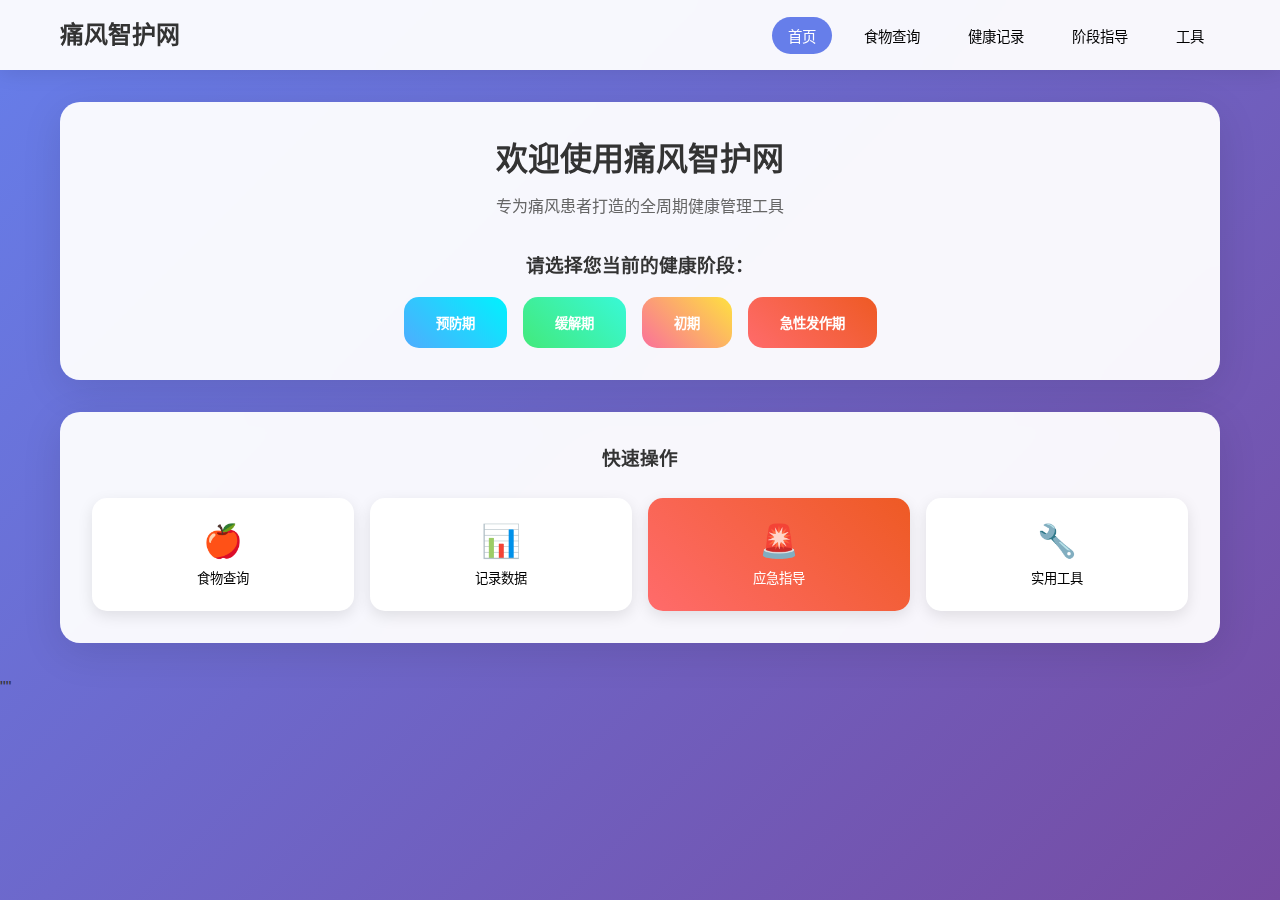
<file: index.html>
<!DOCTYPE html>
<html lang="zh-CN">
<head>
    <meta charset="UTF-8">
    <meta name="viewport" content="width=device-width, initial-scale=1.0">
    <title>痛风智护网 - GoutCare Pro</title>
    <link rel="stylesheet" href="styles/main.css">
    <link rel="stylesheet" href="styles/responsive.css">
</head>
<body>
    <div id="app">
        <!-- 顶部导航 -->
        <header class="header">
            <div class="container">
                <h1 class="logo">痛风智护网</h1>
                <nav class="nav">
                    <button class="nav-btn active" data-tab="home">首页</button>
                    <button class="nav-btn" data-tab="food">食物查询</button>
                    <button class="nav-btn" data-tab="record">健康记录</button>
                    <button class="nav-btn" data-tab="guide">阶段指导</button>
                    <button class="nav-btn" data-tab="tools">工具</button>
                </nav>
            </div>
        </header>

        <!-- 主要内容区域 -->
        <main class="main">
            <!-- 首页 -->
            <section id="home" class="tab-content active">
                <div class="container">
                    <div class="welcome-card">
                        <h2>欢迎使用痛风智护网</h2>
                        <p>专为痛风患者打造的全周期健康管理工具</p>
                        <div class="stage-selector">
                            <h3>请选择您当前的健康阶段：</h3>
                            <div class="stage-buttons">
                                <button class="stage-btn prevention" data-stage="prevention">预防期</button>
                                <button class="stage-btn remission" data-stage="remission">缓解期</button>
                                <button class="stage-btn initial" data-stage="initial">初期</button>
                                <button class="stage-btn acute" data-stage="acute">急性发作期</button>
                            </div>
                        </div>
                    </div>
                    
                    <div class="quick-actions">
                        <h3>快速操作</h3>
                        <div class="action-grid">
                            <button class="action-card" onclick="switchTab('food')">
                                <span class="icon">🍎</span>
                                <span>食物查询</span>
                            </button>
                            <button class="action-card" onclick="switchTab('record')">
                                <span class="icon">📊</span>
                                <span>记录数据</span>
                            </button>
                            <button class="action-card emergency" onclick="showEmergencyGuide()">
                                <span class="icon">🚨</span>
                                <span>应急指导</span>
                            </button>
                            <button class="action-card" onclick="switchTab('tools')">
                                <span class="icon">🔧</span>
                                <span>实用工具</span>
                            </button>
                        </div>
                    </div>
                </div>
            </section>

            <!-- 食物查询 -->
            <section id="food" class="tab-content">
                <div class="container">
                    <div class="search-section">
                        <h2>食物嘌呤查询</h2>
                        <div class="search-bar">
                            <input type="text" id="foodSearch" placeholder="搜索食物名称...">
                            <button onclick="searchFood()">搜索</button>
                        </div>
                        <div class="filter-buttons">
                            <button class="filter-btn active" data-filter="all">全部</button>
                            <button class="filter-btn low" data-filter="low">低嘌呤</button>
                            <button class="filter-btn medium" data-filter="medium">中嘌呤</button>
                            <button class="filter-btn high" data-filter="high">高嘌呤</button>
                        </div>
                    </div>
                    
                    <div id="foodResults" class="food-results">
                        <!-- 搜索结果将在这里显示 -->
                    </div>
                    
                    <div class="daily-intake">
                        <h3>今日嘌呤摄入</h3>
                        <div class="intake-display">
                            <span id="dailyPurine">0</span> mg
                            <div class="intake-bar">
                                <div id="intakeProgress" class="intake-progress"></div>
                            </div>
                            <small>建议每日摄入量 < 150mg</small>
                        </div>
                    </div>
                </div>
            </section>

            <!-- 健康记录 -->
            <section id="record" class="tab-content">
                <div class="container">
                    <h2>健康记录</h2>
                    
                    <div class="record-tabs">
                        <button class="record-tab-btn active" data-record-tab="uric">尿酸记录</button>
                        <button class="record-tab-btn" data-record-tab="attack">发作记录</button>
                        <button class="record-tab-btn" data-record-tab="diet">饮食记录</button>
                    </div>
                    
                    <!-- 尿酸记录 -->
                    <div id="uric" class="record-tab-content active">
                        <div class="record-form">
                            <h3>添加尿酸记录</h3>
                            <form id="uricForm">
                                <div class="form-group">
                                    <label>日期</label>
                                    <input type="date" id="uricDate" required>
                                </div>
                                <div class="form-group">
                                    <label>尿酸值 (μmol/L)</label>
                                    <input type="number" id="uricValue" placeholder="例如：420" required>
                                </div>
                                <button type="submit">添加记录</button>
                            </form>
                        </div>
                        
                        <div class="record-list">
                            <h3>历史记录</h3>
                            <div id="uricRecords"></div>
                        </div>
                    </div>
                    
                    <!-- 发作记录 -->
                    <div id="attack" class="record-tab-content">
                        <div class="record-form">
                            <h3>添加发作记录</h3>
                            <form id="attackForm">
                                <div class="form-group">
                                    <label>日期时间</label>
                                    <input type="datetime-local" id="attackDate" required>
                                </div>
                                <div class="form-group">
                                    <label>发作部位</label>
                                    <select id="attackLocation" required>
                                        <option value="">请选择</option>
                                        <option value="大脚趾">大脚趾</option>
                                        <option value="脚踝">脚踝</option>
                                        <option value="膝盖">膝盖</option>
                                        <option value="手指">手指</option>
                                        <option value="其他">其他</option>
                                    </select>
                                </div>
                                <div class="form-group">
                                    <label>疼痛等级 (1-10)</label>
                                    <div class="pain-scale">
                                        <input type="range" id="painLevel" min="1" max="10" value="5">
                                        <div class="pain-display">
                                            <span id="painValue">5</span>/10
                                        </div>
                                    </div>
                                </div>
                                <div class="form-group">
                                    <label>可能诱因</label>
                                    <textarea id="attackTrigger" placeholder="例如：饮酒、高嘌呤饮食、劳累等"></textarea>
                                </div>
                                <button type="submit">添加记录</button>
                            </form>
                        </div>
                        
                        <div class="record-list">
                            <h3>发作历史</h3>
                            <div id="attackRecords"></div>
                        </div>
                    </div>
                    
                    <!-- 饮食记录 -->
                    <div id="diet" class="record-tab-content">
                        <div class="record-form">
                            <h3>今日饮食</h3>
                            <div id="todayDiet"></div>
                        </div>
                    </div>
                </div>
            </section>

            <!-- 阶段指导 -->
            <section id="guide" class="tab-content">
                <div class="container">
                    <h2>阶段指导</h2>
                    <div id="stageGuide" class="stage-guide">
                        <!-- 根据用户选择的阶段显示相应指导 -->
                    </div>
                </div>
            </section>

            <!-- 工具 -->
            <section id="tools" class="tab-content">
                <div class="container">
                    <h2>实用工具</h2>
                    
                    <div class="tools-grid">
                        <!-- 尿酸单位换算 -->
                        <div class="tool-card">
                            <h3>尿酸单位换算</h3>
                            <div class="converter">
                                <div class="form-group">
                                    <label>μmol/L</label>
                                    <input type="number" id="umolInput" placeholder="输入数值">
                                </div>
                                <div class="convert-arrow">⇅</div>
                                <div class="form-group">
                                    <label>mg/dl</label>
                                    <input type="number" id="mgInput" placeholder="输入数值">
                                </div>
                            </div>
                        </div>
                        
                        <!-- 疼痛等级评估 -->
                        <div class="tool-card">
                            <h3>疼痛等级评估</h3>
                            <div class="pain-assessment">
                                <div class="pain-scale-visual">
                                    <div class="pain-levels">
                                        <div class="pain-level" data-level="1">1</div>
                                        <div class="pain-level" data-level="2">2</div>
                                        <div class="pain-level" data-level="3">3</div>
                                        <div class="pain-level" data-level="4">4</div>
                                        <div class="pain-level" data-level="5">5</div>
                                        <div class="pain-level" data-level="6">6</div>
                                        <div class="pain-level" data-level="7">7</div>
                                        <div class="pain-level" data-level="8">8</div>
                                        <div class="pain-level" data-level="9">9</div>
                                        <div class="pain-level" data-level="10">10</div>
                                    </div>
                                </div>
                                <div id="painDescription" class="pain-description">
                                    点击上方数字评估疼痛等级
                                </div>
                            </div>
                        </div>
                    </div>
                </div>
            </section>
        </main>

        <!-- 应急指导弹窗 -->
        <div id="emergencyModal" class="modal">
            <div class="modal-content">
                <span class="close">&times;</span>
                <h2>🚨 急性发作应急指导</h2>
                <div class="emergency-steps">
                    <div class="step">
                        <h3>1. 立即休息</h3>
                        <p>停止活动，抬高患肢，避免负重</p>
                    </div>
                    <div class="step">
                        <h3>2. 冷敷处理</h3>
                        <p>用冰袋或冷毛巾敷患处15-20分钟</p>
                    </div>
                    <div class="step">
                        <h3>3. 药物治疗</h3>
                        <p>按医嘱服用止痛药物（如秋水仙碱）</p>
                    </div>
                    <div class="step">
                        <h3>4. 大量饮水</h3>
                        <p>每日饮水量增加至2000-3000ml</p>
                    </div>
                    <div class="step">
                        <h3>5. 及时就医</h3>
                        <p>症状严重或持续不缓解时立即就医</p>
                    </div>
                </div>
            </div>
        </div>
    </div>

    <script src="js/data.js"></script>
    <script src="js/storage.js"></script>
    <script src="js/app.js"></script>
</body>
</html>""
</file>
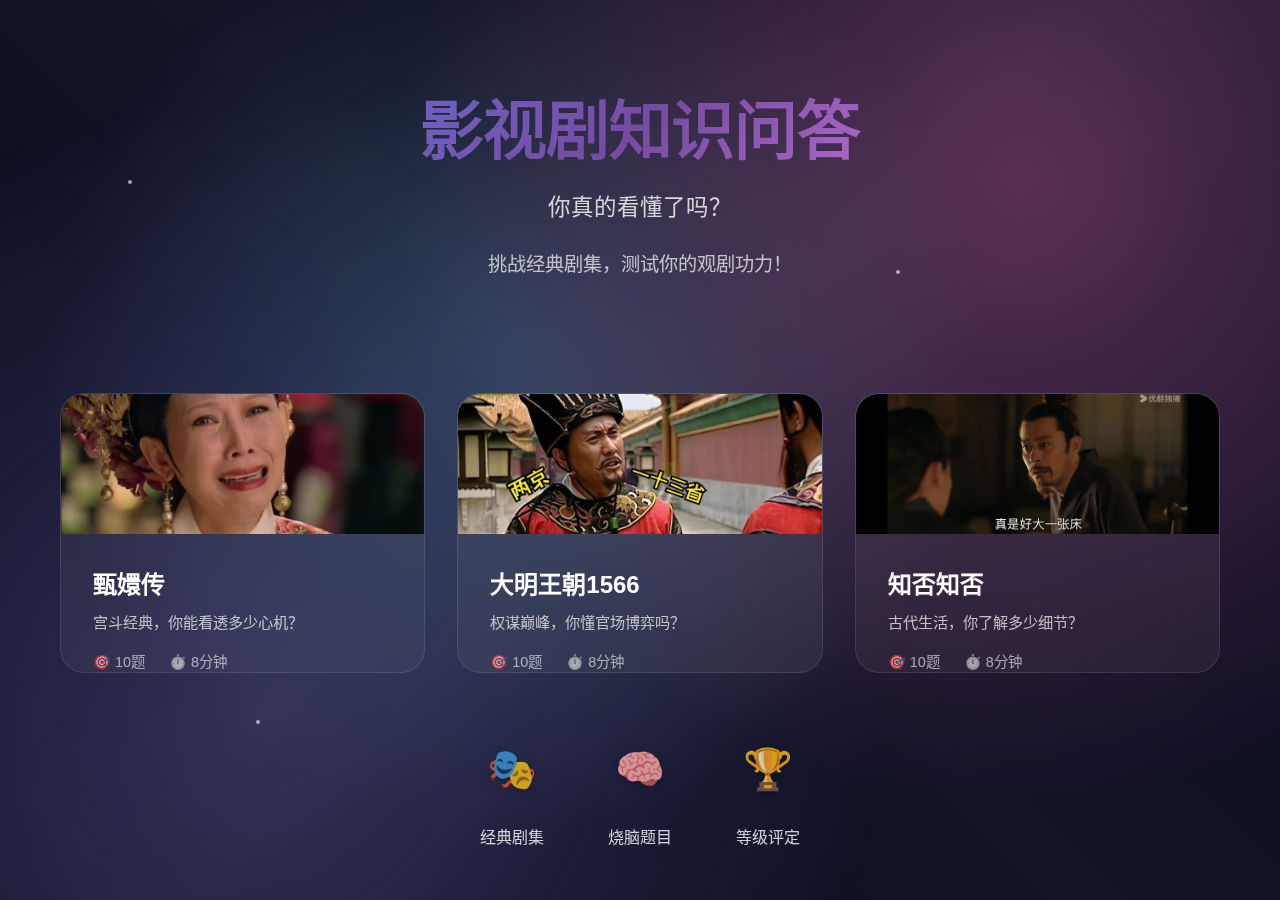
<file: quiz.html>
<!DOCTYPE html>
<html lang="zh-CN">
<head>
    <meta charset="UTF-8">
    <meta name="viewport" content="width=device-width, initial-scale=1.0">
    <title>影视剧知识问答 - 你真的看懂了吗？</title>
    <link rel="stylesheet" href="quiz-styles/main.css">
    <link rel="stylesheet" href="quiz-styles/animations.css">
</head>
<body>
    <div id="app">
        <!-- 背景动画 -->
        <div class="background-animation">
            <div class="floating-element"></div>
            <div class="floating-element"></div>
            <div class="floating-element"></div>
            <div class="floating-element"></div>
            <div class="floating-element"></div>
        </div>

        <!-- 主页面 -->
        <div id="homePage" class="page active">
            <div class="container">
                <header class="main-header">
                    <h1 class="title">
                        <span class="title-main">影视剧知识问答</span>
                        <span class="title-sub">你真的看懂了吗？</span>
                    </h1>
                    <p class="subtitle">挑战经典剧集，测试你的观剧功力！</p>
                </header>

                <div class="topics-grid">
                    <div class="topic-card" data-topic="zhenhuanzhuan">
                        <div class="topic-image">
                        </div>
                        <div class="topic-info">
                            <h3>甄嬛传</h3>
                            <p>宫斗经典，你能看透多少心机？</p>
                            <div class="topic-stats">
                                <span>🎯 10题</span>
                                <span>⏱️ 8分钟</span>
                            </div>
                        </div>
                        <div class="topic-overlay">
                            <button class="start-btn">开始挑战</button>
                        </div>
                    </div>

                    <div class="topic-card" data-topic="daming1566">
                        <div class="topic-image">
                        </div>
                        <div class="topic-info">
                            <h3>大明王朝1566</h3>
                            <p>权谋巅峰，你懂官场博弈吗？</p>
                            <div class="topic-stats">
                                <span>🎯 10题</span>
                                <span>⏱️ 8分钟</span>
                            </div>
                        </div>
                        <div class="topic-overlay">
                            <button class="start-btn">开始挑战</button>
                        </div>
                    </div>

                    <div class="topic-card" data-topic="zhifou">
                        <div class="topic-image">
                        </div>
                        <div class="topic-info">
                            <h3>知否知否</h3>
                            <p>古代生活，你了解多少细节？</p>
                            <div class="topic-stats">
                                <span>🎯 10题</span>
                                <span>⏱️ 8分钟</span>
                            </div>
                        </div>
                        <div class="topic-overlay">
                            <button class="start-btn">开始挑战</button>
                        </div>
                    </div>
                </div>

                <div class="features">
                    <div class="feature-item">
                        <span class="feature-icon">🎭</span>
                        <span>经典剧集</span>
                    </div>
                    <div class="feature-item">
                        <span class="feature-icon">🧠</span>
                        <span>烧脑题目</span>
                    </div>
                    <div class="feature-item">
                        <span class="feature-icon">🏆</span>
                        <span>等级评定</span>
                    </div>
                </div>
            </div>
        </div>

        <!-- 问答页面 -->
        <div id="quizPage" class="page">
            <div class="container">
                <div class="quiz-header">
                    <button id="backBtn" class="back-btn">← 返回</button>
                    <div class="quiz-info">
                        <h2 id="topicTitle"></h2>
                        <div class="progress-container">
                            <div class="progress-bar">
                                <div id="progressFill" class="progress-fill"></div>
                            </div>
                            <span id="progressText" class="progress-text">1/8</span>
                        </div>
                    </div>
                    <div class="score-display">
                        <span>得分: <span id="currentScore">0</span></span>
                    </div>
                </div>

                <div class="quiz-content">
                    <div class="question-card">
                        <div class="question-number">
                            第 <span id="questionNumber">1</span> 题
                        </div>
                        <div class="question-text" id="questionText">
                            <!-- 题目内容 -->
                        </div>
                        <div class="options-container" id="optionsContainer">
                            <!-- 选项内容 -->
                        </div>
                    </div>
                </div>

                <div class="quiz-actions">
                    <button id="submitAnswer" class="submit-btn" disabled>提交答案</button>
                </div>
            </div>
        </div>

        <!-- 结果页面 -->
        <div id="resultPage" class="page">
            <div class="container">
                <div class="result-content">
                    <div class="result-animation">
                        <div id="resultIcon" class="result-icon">🎉</div>
                    </div>
                    
                    <div class="result-info">
                        <h2 id="resultTitle">挑战完成！</h2>
                        <div class="score-summary">
                            <div class="final-score">
                                <span class="score-label">最终得分</span>
                                <span id="finalScore" class="score-value">0</span>
                                <span class="score-total">/ <span id="totalScore">0</span></span>
                            </div>
                            <div id="resultRating" class="result-rating">
                                <!-- 评级内容 -->
                            </div>
                        </div>
                        
                        <div id="resultDescription" class="result-description">
                            <!-- 评价描述 -->
                        </div>
                        
                        <div class="result-actions">
                            <button id="retryBtn" class="retry-btn">再来一次</button>
                            <button id="homeBtn" class="home-btn">返回首页</button>
                        </div>
                    </div>
                </div>
            </div>
        </div>

        <!-- 答案反馈弹窗 -->
        <div id="feedbackModal" class="modal">
            <div class="modal-content">
                <div id="feedbackIcon" class="feedback-icon">✓</div>
                <div id="feedbackText" class="feedback-text">回答正确！</div>
                <div id="feedbackExplanation" class="feedback-explanation">
                    <!-- 解释内容 -->
                </div>
            </div>
        </div>
    </div>

    <script src="quiz-js/data.js"></script>
    <script src="quiz-js/app.js"></script>
</body>
</html>
</file>
<file: styles/main.css>
/* 基础样式重置 */
* {
    margin: 0;
    padding: 0;
    box-sizing: border-box;
}

body {
    font-family: -apple-system, BlinkMacSystemFont, 'Segoe UI', Roboto, sans-serif;
    line-height: 1.6;
    color: #333;
    background: linear-gradient(135deg, #667eea 0%, #764ba2 100%);
    min-height: 100vh;
    transition: background 0.3s ease;
}

/* 阶段主题色彩 */
body.prevention { background: linear-gradient(135deg, #4facfe 0%, #00f2fe 100%); }
body.remission { background: linear-gradient(135deg, #43e97b 0%, #38f9d7 100%); }
body.initial { background: linear-gradient(135deg, #fa709a 0%, #fee140 100%); }
body.acute { background: linear-gradient(135deg, #ff6b6b 0%, #ee5a24 100%); }

.container {
    max-width: 1200px;
    margin: 0 auto;
    padding: 0 20px;
}

/* 头部导航 */
.header {
    background: rgba(255, 255, 255, 0.95);
    backdrop-filter: blur(10px);
    box-shadow: 0 2px 20px rgba(0, 0, 0, 0.1);
    position: sticky;
    top: 0;
    z-index: 100;
}

.header .container {
    display: flex;
    justify-content: space-between;
    align-items: center;
    padding: 1rem 20px;
}

.logo {
    font-size: 1.5rem;
    font-weight: bold;
    color: #333;
}

.nav {
    display: flex;
    gap: 1rem;
}

.nav-btn {
    background: none;
    border: none;
    padding: 0.5rem 1rem;
    border-radius: 25px;
    cursor: pointer;
    transition: all 0.3s ease;
    font-size: 0.9rem;
}

.nav-btn:hover {
    background: rgba(102, 126, 234, 0.1);
}

.nav-btn.active {
    background: #667eea;
    color: white;
}

/* 主要内容区域 */
.main {
    padding: 2rem 0;
}

.tab-content {
    display: none;
}

.tab-content.active {
    display: block;
}

/* 欢迎卡片 */
.welcome-card {
    background: rgba(255, 255, 255, 0.95);
    backdrop-filter: blur(10px);
    border-radius: 20px;
    padding: 2rem;
    margin-bottom: 2rem;
    text-align: center;
    box-shadow: 0 10px 40px rgba(0, 0, 0, 0.1);
}

.welcome-card h2 {
    font-size: 2rem;
    margin-bottom: 0.5rem;
    color: #333;
}

.welcome-card p {
    color: #666;
    margin-bottom: 2rem;
}

/* 阶段选择器 */
.stage-selector h3 {
    margin-bottom: 1rem;
    color: #333;
}

.stage-buttons {
    display: flex;
    gap: 1rem;
    justify-content: center;
    flex-wrap: wrap;
}

.stage-btn {
    padding: 1rem 2rem;
    border: none;
    border-radius: 15px;
    cursor: pointer;
    font-weight: bold;
    transition: all 0.3s ease;
    color: white;
}

.stage-btn.prevention { background: linear-gradient(45deg, #4facfe, #00f2fe); }
.stage-btn.remission { background: linear-gradient(45deg, #43e97b, #38f9d7); }
.stage-btn.initial { background: linear-gradient(45deg, #fa709a, #fee140); }
.stage-btn.acute { background: linear-gradient(45deg, #ff6b6b, #ee5a24); }

.stage-btn:hover {
    transform: translateY(-2px);
    box-shadow: 0 5px 15px rgba(0, 0, 0, 0.2);
}

.stage-btn.selected {
    transform: scale(1.05);
    box-shadow: 0 8px 25px rgba(0, 0, 0, 0.3);
}

/* 快速操作 */
.quick-actions {
    background: rgba(255, 255, 255, 0.95);
    backdrop-filter: blur(10px);
    border-radius: 20px;
    padding: 2rem;
    box-shadow: 0 10px 40px rgba(0, 0, 0, 0.1);
}

.quick-actions h3 {
    text-align: center;
    margin-bottom: 1.5rem;
    color: #333;
}

.action-grid {
    display: grid;
    grid-template-columns: repeat(auto-fit, minmax(200px, 1fr));
    gap: 1rem;
}

.action-card {
    background: white;
    border: none;
    border-radius: 15px;
    padding: 1.5rem;
    cursor: pointer;
    transition: all 0.3s ease;
    text-align: center;
    box-shadow: 0 5px 15px rgba(0, 0, 0, 0.1);
}

.action-card:hover {
    transform: translateY(-5px);
    box-shadow: 0 10px 30px rgba(0, 0, 0, 0.2);
}

.action-card.emergency {
    background: linear-gradient(45deg, #ff6b6b, #ee5a24);
    color: white;
}

.action-card .icon {
    font-size: 2rem;
    display: block;
    margin-bottom: 0.5rem;
}

/* 搜索区域 */
.search-section {
    background: rgba(255, 255, 255, 0.95);
    backdrop-filter: blur(10px);
    border-radius: 20px;
    padding: 2rem;
    margin-bottom: 2rem;
    box-shadow: 0 10px 40px rgba(0, 0, 0, 0.1);
}

.search-bar {
    display: flex;
    gap: 1rem;
    margin-bottom: 1rem;
}

.search-bar input {
    flex: 1;
    padding: 1rem;
    border: 2px solid #e0e0e0;
    border-radius: 10px;
    font-size: 1rem;
}

.search-bar button {
    padding: 1rem 2rem;
    background: #667eea;
    color: white;
    border: none;
    border-radius: 10px;
    cursor: pointer;
    transition: background 0.3s ease;
}

.search-bar button:hover {
    background: #5a67d8;
}

/* 过滤按钮 */
.filter-buttons {
    display: flex;
    gap: 0.5rem;
    flex-wrap: wrap;
}

.filter-btn {
    padding: 0.5rem 1rem;
    border: 2px solid #e0e0e0;
    background: white;
    border-radius: 20px;
    cursor: pointer;
    transition: all 0.3s ease;
}

.filter-btn.active {
    background: #667eea;
    color: white;
    border-color: #667eea;
}

.filter-btn.low { border-color: #43e97b; }
.filter-btn.low.active { background: #43e97b; }

.filter-btn.medium { border-color: #fee140; }
.filter-btn.medium.active { background: #fee140; color: #333; }

.filter-btn.high { border-color: #ff6b6b; }
.filter-btn.high.active { background: #ff6b6b; }

/* 食物结果 */
.food-results {
    background: rgba(255, 255, 255, 0.95);
    backdrop-filter: blur(10px);
    border-radius: 20px;
    padding: 2rem;
    margin-bottom: 2rem;
    box-shadow: 0 10px 40px rgba(0, 0, 0, 0.1);
}

.food-item {
    display: flex;
    justify-content: space-between;
    align-items: center;
    padding: 1rem;
    border-bottom: 1px solid #f0f0f0;
    transition: background 0.3s ease;
}

.food-item:hover {
    background: rgba(102, 126, 234, 0.05);
}

.food-item:last-child {
    border-bottom: none;
}

.food-info h4 {
    margin-bottom: 0.25rem;
}

.food-info .purine-level {
    font-size: 0.9rem;
    padding: 0.25rem 0.5rem;
    border-radius: 10px;
    color: white;
}

.purine-level.low { background: #43e97b; }
.purine-level.medium { background: #fee140; color: #333; }
.purine-level.high { background: #ff6b6b; }

.food-actions button {
    background: #667eea;
    color: white;
    border: none;
    padding: 0.5rem 1rem;
    border-radius: 8px;
    cursor: pointer;
    transition: background 0.3s ease;
}

.food-actions button:hover {
    background: #5a67d8;
}

/* 每日摄入量 */
.daily-intake {
    background: rgba(255, 255, 255, 0.95);
    backdrop-filter: blur(10px);
    border-radius: 20px;
    padding: 2rem;
    box-shadow: 0 10px 40px rgba(0, 0, 0, 0.1);
}

.intake-display {
    text-align: center;
}

.intake-display span {
    font-size: 2rem;
    font-weight: bold;
    color: #667eea;
}

.intake-bar {
    width: 100%;
    height: 10px;
    background: #e0e0e0;
    border-radius: 5px;
    margin: 1rem 0;
    overflow: hidden;
}

.intake-progress {
    height: 100%;
    background: linear-gradient(90deg, #43e97b, #fee140, #ff6b6b);
    width: 0%;
    transition: width 0.3s ease;
}

/* 记录表单 */
.record-tabs {
    display: flex;
    gap: 1rem;
    margin-bottom: 2rem;
}

.record-tab-btn {
    padding: 0.75rem 1.5rem;
    background: rgba(255, 255, 255, 0.7);
    border: none;
    border-radius: 10px;
    cursor: pointer;
    transition: all 0.3s ease;
}

.record-tab-btn.active {
    background: #667eea;
    color: white;
}

.record-tab-content {
    display: none;
}

.record-tab-content.active {
    display: block;
}

.record-form {
    background: rgba(255, 255, 255, 0.95);
    backdrop-filter: blur(10px);
    border-radius: 20px;
    padding: 2rem;
    margin-bottom: 2rem;
    box-shadow: 0 10px 40px rgba(0, 0, 0, 0.1);
}

.form-group {
    margin-bottom: 1.5rem;
}

.form-group label {
    display: block;
    margin-bottom: 0.5rem;
    font-weight: bold;
    color: #333;
}

.form-group input,
.form-group select,
.form-group textarea {
    width: 100%;
    padding: 1rem;
    border: 2px solid #e0e0e0;
    border-radius: 10px;
    font-size: 1rem;
}

.form-group textarea {
    resize: vertical;
    min-height: 100px;
}

/* 疼痛等级滑块 */
.pain-scale {
    display: flex;
    align-items: center;
    gap: 1rem;
}

.pain-scale input[type="range"] {
    flex: 1;
    height: 8px;
    background: linear-gradient(90deg, #43e97b, #fee140, #ff6b6b);
    border-radius: 5px;
    outline: none;
}

.pain-display {
    font-size: 1.2rem;
    font-weight: bold;
    color: #667eea;
}

/* 记录列表 */
.record-list {
    background: rgba(255, 255, 255, 0.95);
    backdrop-filter: blur(10px);
    border-radius: 20px;
    padding: 2rem;
    box-shadow: 0 10px 40px rgba(0, 0, 0, 0.1);
}

.record-item {
    padding: 1rem;
    border-bottom: 1px solid #f0f0f0;
    display: flex;
    justify-content: space-between;
    align-items: center;
}

.record-item:last-child {
    border-bottom: none;
}

.record-info h4 {
    margin-bottom: 0.25rem;
    color: #333;
}

.record-info p {
    color: #666;
    font-size: 0.9rem;
}

/* 工具网格 */
.tools-grid {
    display: grid;
    grid-template-columns: repeat(auto-fit, minmax(300px, 1fr));
    gap: 2rem;
}

.tool-card {
    background: rgba(255, 255, 255, 0.95);
    backdrop-filter: blur(10px);
    border-radius: 20px;
    padding: 2rem;
    box-shadow: 0 10px 40px rgba(0, 0, 0, 0.1);
}

.tool-card h3 {
    text-align: center;
    margin-bottom: 1.5rem;
    color: #333;
}

/* 单位换算器 */
.converter {
    display: flex;
    flex-direction: column;
    gap: 1rem;
    align-items: center;
}

.convert-arrow {
    font-size: 1.5rem;
    color: #667eea;
}

/* 疼痛等级评估 */
.pain-levels {
    display: flex;
    gap: 0.5rem;
    margin-bottom: 1rem;
    justify-content: center;
}

.pain-level {
    width: 40px;
    height: 40px;
    border-radius: 50%;
    display: flex;
    align-items: center;
    justify-content: center;
    cursor: pointer;
    transition: all 0.3s ease;
    font-weight: bold;
    color: white;
}

.pain-level:nth-child(1) { background: #43e97b; }
.pain-level:nth-child(2) { background: #5ce97b; }
.pain-level:nth-child(3) { background: #75e97b; }
.pain-level:nth-child(4) { background: #8ee97b; }
.pain-level:nth-child(5) { background: #fee140; color: #333; }
.pain-level:nth-child(6) { background: #fec940; color: #333; }
.pain-level:nth-child(7) { background: #feb140; }
.pain-level:nth-child(8) { background: #fe9940; }
.pain-level:nth-child(9) { background: #fe8140; }
.pain-level:nth-child(10) { background: #ff6b6b; }

.pain-level:hover {
    transform: scale(1.1);
}

.pain-level.selected {
    transform: scale(1.2);
    box-shadow: 0 5px 15px rgba(0, 0, 0, 0.3);
}

.pain-description {
    text-align: center;
    padding: 1rem;
    background: rgba(102, 126, 234, 0.1);
    border-radius: 10px;
    color: #333;
}

/* 模态框 */
.modal {
    display: none;
    position: fixed;
    z-index: 1000;
    left: 0;
    top: 0;
    width: 100%;
    height: 100%;
    background-color: rgba(0, 0, 0, 0.5);
    backdrop-filter: blur(5px);
}

.modal-content {
    background: white;
    margin: 5% auto;
    padding: 2rem;
    border-radius: 20px;
    width: 90%;
    max-width: 600px;
    max-height: 80vh;
    overflow-y: auto;
    position: relative;
    box-shadow: 0 20px 60px rgba(0, 0, 0, 0.3);
}

.close {
    position: absolute;
    right: 1rem;
    top: 1rem;
    font-size: 2rem;
    cursor: pointer;
    color: #999;
}

.close:hover {
    color: #333;
}

.emergency-steps {
    margin-top: 1rem;
}

.step {
    margin-bottom: 1.5rem;
    padding: 1rem;
    background: rgba(102, 126, 234, 0.05);
    border-radius: 10px;
    border-left: 4px solid #667eea;
}

.step h3 {
    color: #667eea;
    margin-bottom: 0.5rem;
}

/* 按钮样式 */
button {
    font-family: inherit;
}

button[type="submit"] {
    background: #667eea;
    color: white;
    border: none;
    padding: 1rem 2rem;
    border-radius: 10px;
    cursor: pointer;
    font-size: 1rem;
    transition: background 0.3s ease;
    width: 100%;
}

button[type="submit"]:hover {
    background: #5a67d8;
}

/* 阶段指导 */
.stage-guide {
    background: rgba(255, 255, 255, 0.95);
    backdrop-filter: blur(10px);
    border-radius: 20px;
    padding: 2rem;
    box-shadow: 0 10px 40px rgba(0, 0, 0, 0.1);
}

.guide-section {
    margin-bottom: 2rem;
}

.guide-section h3 {
    color: #667eea;
    margin-bottom: 1rem;
    border-bottom: 2px solid #667eea;
    padding-bottom: 0.5rem;
}

.guide-list {
    list-style: none;
}

.guide-list li {
    padding: 0.5rem 0;
    padding-left: 1.5rem;
    position: relative;
}

.guide-list li:before {
    content: "✓";
    position: absolute;
    left: 0;
    color: #43e97b;
    font-weight: bold;
}
</file>
<file: styles/responsive.css>
/* 响应式设计 */

/* 平板设备 */
@media (max-width: 768px) {
    .header .container {
        flex-direction: column;
        gap: 1rem;
    }
    
    .nav {
        flex-wrap: wrap;
        justify-content: center;
    }
    
    .nav-btn {
        font-size: 0.8rem;
        padding: 0.4rem 0.8rem;
    }
    
    .stage-buttons {
        flex-direction: column;
        align-items: center;
    }
    
    .stage-btn {
        width: 100%;
        max-width: 300px;
    }
    
    .action-grid {
        grid-template-columns: repeat(2, 1fr);
        gap: 0.5rem;
    }
    
    .action-card {
        padding: 1rem;
    }
    
    .action-card .icon {
        font-size: 1.5rem;
    }
    
    .search-bar {
        flex-direction: column;
    }
    
    .search-bar button {
        padding: 0.8rem;
    }
    
    .tools-grid {
        grid-template-columns: 1fr;
    }
    
    .pain-levels {
        flex-wrap: wrap;
        gap: 0.3rem;
    }
    
    .pain-level {
        width: 35px;
        height: 35px;
        font-size: 0.9rem;
    }
}

/* 手机设备 */
@media (max-width: 480px) {
    .container {
        padding: 0 15px;
    }
    
    .main {
        padding: 1rem 0;
    }
    
    .welcome-card,
    .quick-actions,
    .search-section,
    .food-results,
    .daily-intake,
    .record-form,
    .record-list,
    .tool-card,
    .stage-guide {
        padding: 1.5rem;
        margin-bottom: 1rem;
    }
    
    .welcome-card h2 {
        font-size: 1.5rem;
    }
    
    .logo {
        font-size: 1.2rem;
    }
    
    .nav {
        gap: 0.5rem;
    }
    
    .nav-btn {
        font-size: 0.7rem;
        padding: 0.3rem 0.6rem;
    }
    
    .action-grid {
        grid-template-columns: 1fr;
    }
    
    .action-card {
        padding: 1.5rem;
    }
    
    .filter-buttons {
        justify-content: center;
    }
    
    .filter-btn {
        font-size: 0.8rem;
        padding: 0.4rem 0.8rem;
    }
    
    .food-item {
        flex-direction: column;
        align-items: flex-start;
        gap: 0.5rem;
    }
    
    .food-actions {
        width: 100%;
    }
    
    .food-actions button {
        width: 100%;
    }
    
    .record-tabs {
        flex-wrap: wrap;
        gap: 0.5rem;
    }
    
    .record-tab-btn {
        font-size: 0.8rem;
        padding: 0.5rem 1rem;
    }
    
    .record-item {
        flex-direction: column;
        align-items: flex-start;
        gap: 0.5rem;
    }
    
    .pain-scale {
        flex-direction: column;
        gap: 0.5rem;
    }
    
    .converter {
        gap: 0.5rem;
    }
    
    .pain-levels {
        justify-content: space-between;
    }
    
    .pain-level {
        width: 30px;
        height: 30px;
        font-size: 0.8rem;
    }
    
    .modal-content {
        margin: 10% auto;
        padding: 1.5rem;
        width: 95%;
    }
    
    .step {
        padding: 0.8rem;
    }
    
    .intake-display span {
        font-size: 1.5rem;
    }
}

/* 超小屏幕 */
@media (max-width: 320px) {
    .container {
        padding: 0 10px;
    }
    
    .welcome-card,
    .quick-actions,
    .search-section,
    .food-results,
    .daily-intake,
    .record-form,
    .record-list,
    .tool-card,
    .stage-guide {
        padding: 1rem;
    }
    
    .welcome-card h2 {
        font-size: 1.3rem;
    }
    
    .logo {
        font-size: 1rem;
    }
    
    .nav-btn {
        font-size: 0.6rem;
        padding: 0.2rem 0.4rem;
    }
    
    .action-card .icon {
        font-size: 1.2rem;
    }
    
    .pain-level {
        width: 25px;
        height: 25px;
        font-size: 0.7rem;
    }
}

/* 大屏幕优化 */
@media (min-width: 1200px) {
    .action-grid {
        grid-template-columns: repeat(4, 1fr);
    }
    
    .tools-grid {
        grid-template-columns: repeat(2, 1fr);
    }
    
    .food-results {
        max-height: 500px;
        overflow-y: auto;
    }
}

/* 触摸设备优化 */
@media (hover: none) and (pointer: coarse) {
    .action-card,
    .stage-btn,
    .nav-btn,
    .filter-btn,
    .pain-level {
        min-height: 44px;
        min-width: 44px;
    }
    
    .food-actions button {
        min-height: 44px;
        padding: 0.8rem 1.2rem;
    }
    
    .record-tab-btn {
        min-height: 44px;
    }
}

/* 横屏模式 */
@media (orientation: landscape) and (max-height: 500px) {
    .header .container {
        padding: 0.5rem 20px;
    }
    
    .main {
        padding: 1rem 0;
    }
    
    .welcome-card {
        padding: 1.5rem;
    }
    
    .modal-content {
        margin: 2% auto;
        max-height: 90vh;
    }
}

/* 打印样式 */
@media print {
    body {
        background: white !important;
    }
    
    .header,
    .nav,
    .action-grid,
    .search-bar,
    .filter-buttons,
    .food-actions,
    button {
        display: none !important;
    }
    
    .welcome-card,
    .food-results,
    .record-list,
    .stage-guide {
        background: white !important;
        box-shadow: none !important;
        border: 1px solid #ccc;
    }
    
    .tab-content {
        display: block !important;
    }
}

/* 高对比度模式 */
@media (prefers-contrast: high) {
    .welcome-card,
    .quick-actions,
    .search-section,
    .food-results,
    .daily-intake,
    .record-form,
    .record-list,
    .tool-card,
    .stage-guide {
        background: white !important;
        border: 2px solid #000;
    }
    
    .nav-btn.active {
        background: #000 !important;
        color: white !important;
    }
    
    .stage-btn,
    .action-card {
        border: 2px solid #000;
    }
}

/* 减少动画模式 */
@media (prefers-reduced-motion: reduce) {
    * {
        animation-duration: 0.01ms !important;
        animation-iteration-count: 1 !important;
        transition-duration: 0.01ms !important;
    }
}
</file>
<file: quiz-styles/main.css>
/* 基础样式重置 */
* {
    margin: 0;
    padding: 0;
    box-sizing: border-box;
}

body {
    font-family: -apple-system, BlinkMacSystemFont, 'Segoe UI', Roboto, 'Helvetica Neue', Arial, sans-serif;
    line-height: 1.6;
    color: #2c3e50;
    background: #0f0f23;
    min-height: 100vh;
    overflow-x: hidden;
    position: relative;
}

/* 动态背景 */
body::before {
    content: '';
    position: fixed;
    top: 0;
    left: 0;
    width: 100%;
    height: 100%;
    background: 
        radial-gradient(circle at 20% 80%, rgba(120, 119, 198, 0.3) 0%, transparent 50%),
        radial-gradient(circle at 80% 20%, rgba(255, 119, 198, 0.3) 0%, transparent 50%),
        radial-gradient(circle at 40% 40%, rgba(120, 219, 255, 0.2) 0%, transparent 50%);
    z-index: -2;
}

body::after {
    content: '';
    position: fixed;
    top: 0;
    left: 0;
    width: 100%;
    height: 100%;
    background: 
        linear-gradient(45deg, transparent 30%, rgba(255, 255, 255, 0.02) 50%, transparent 70%),
        linear-gradient(-45deg, transparent 30%, rgba(255, 255, 255, 0.02) 50%, transparent 70%);
    z-index: -1;
    animation: shimmer 8s ease-in-out infinite;
}

@keyframes shimmer {
    0%, 100% { opacity: 0.5; }
    50% { opacity: 1; }
}

.container {
    max-width: 1200px;
    margin: 0 auto;
    padding: 0 20px;
}

/* 背景动画 */
.background-animation {
    position: fixed;
    top: 0;
    left: 0;
    width: 100%;
    height: 100%;
    pointer-events: none;
    z-index: -1;
}

.floating-element {
    position: absolute;
    width: 4px;
    height: 4px;
    background: rgba(255, 255, 255, 0.6);
    border-radius: 50%;
    animation: float 15s linear infinite;
}

.floating-element:nth-child(1) {
    top: 20%;
    left: 10%;
    animation-delay: 0s;
    animation-duration: 12s;
}

.floating-element:nth-child(2) {
    top: 60%;
    left: 80%;
    animation-delay: 3s;
    animation-duration: 18s;
}

.floating-element:nth-child(3) {
    top: 80%;
    left: 20%;
    animation-delay: 6s;
    animation-duration: 15s;
}

.floating-element:nth-child(4) {
    top: 30%;
    left: 70%;
    animation-delay: 9s;
    animation-duration: 20s;
}

.floating-element:nth-child(5) {
    top: 70%;
    left: 50%;
    animation-delay: 12s;
    animation-duration: 14s;
}

/* 页面切换 */
.page {
    display: none;
    min-height: 100vh;
    padding: 2rem 0;
}

.page.active {
    display: block;
    animation: fadeInUp 0.6s ease-out;
}

/* 主页样式 */
.main-header {
    text-align: center;
    margin-bottom: 4rem;
    padding: 3rem 0;
}

.title {
    margin-bottom: 1.5rem;
}

.title-main {
    display: block;
    font-size: clamp(2.5rem, 5vw, 4rem);
    font-weight: 800;
    background: linear-gradient(135deg, #667eea 0%, #764ba2 50%, #f093fb 100%);
    -webkit-background-clip: text;
    -webkit-text-fill-color: transparent;
    background-clip: text;
    margin-bottom: 0.5rem;
    letter-spacing: -0.02em;
}

.title-sub {
    display: block;
    font-size: clamp(1rem, 2.5vw, 1.4rem);
    font-weight: 300;
    color: rgba(255, 255, 255, 0.8);
    letter-spacing: 0.05em;
}

.subtitle {
    font-size: clamp(1rem, 2vw, 1.2rem);
    color: rgba(255, 255, 255, 0.7);
    max-width: 600px;
    margin: 0 auto;
    font-weight: 300;
}

/* 选题卡片 */
.topics-grid {
    display: grid;
    grid-template-columns: repeat(auto-fit, minmax(350px, 1fr));
    gap: 2rem;
    margin-bottom: 4rem;
}

.topic-card {
    background: rgba(255, 255, 255, 0.05);
    backdrop-filter: blur(20px);
    border: 1px solid rgba(255, 255, 255, 0.1);
    border-radius: 24px;
    overflow: hidden;
    transition: all 0.4s cubic-bezier(0.175, 0.885, 0.32, 1.275);
    cursor: pointer;
    position: relative;
    height: 280px;
}

.topic-card::before {
    content: '';
    position: absolute;
    top: 0;
    left: 0;
    right: 0;
    bottom: 0;
    background: linear-gradient(135deg, rgba(255, 255, 255, 0.1) 0%, rgba(255, 255, 255, 0.05) 100%);
    opacity: 0;
    transition: opacity 0.3s ease;
}

.topic-card:hover::before {
    opacity: 1;
}

.topic-card:hover {
    transform: translateY(-8px) scale(1.02);
    border-color: rgba(255, 255, 255, 0.2);
    box-shadow: 
        0 20px 40px rgba(0, 0, 0, 0.3),
        0 0 0 1px rgba(255, 255, 255, 0.1);
}

.topic-image {
    height: 140px;
    display: flex;
    align-items: center;
    justify-content: center;
    position: relative;
    overflow: hidden;
    background-size: cover;
    background-position: center;
    background-repeat: no-repeat;
}

/* 甄嬛传背景图 */
.topic-card[data-topic="zhenhuanzhuan"] .topic-image {
    background-image: url('../images/甄嬛传.jpg');
}

/* 大明王朝1566背景图 */
.topic-card[data-topic="daming1566"] .topic-image {
    background-image: url('../images/大明王朝.jpg');
}

/* 知否知否背景图 */
.topic-card[data-topic="zhifou"] .topic-image {
    background-image: url('../images/知否知否.webp');
}



.topic-info {
    padding: 2rem;
    height: 140px;
    display: flex;
    flex-direction: column;
    justify-content: space-between;
}

.topic-info h3 {
    font-size: 1.5rem;
    font-weight: 700;
    margin-bottom: 0.5rem;
    color: #fff;
}

.topic-info p {
    color: rgba(255, 255, 255, 0.7);
    margin-bottom: 1rem;
    font-size: 0.95rem;
    line-height: 1.5;
}

.topic-stats {
    display: flex;
    gap: 1.5rem;
    font-size: 0.9rem;
    color: rgba(255, 255, 255, 0.6);
}

.topic-overlay {
    position: absolute;
    top: 0;
    left: 0;
    right: 0;
    bottom: 0;
    background: rgba(0, 0, 0, 0.8);
    display: flex;
    align-items: center;
    justify-content: center;
    opacity: 0;
    transition: opacity 0.3s ease;
}

.topic-card:hover .topic-overlay {
    opacity: 1;
}

.start-btn {
    background: linear-gradient(135deg, #667eea 0%, #764ba2 100%);
    color: white;
    border: none;
    padding: 1rem 2.5rem;
    border-radius: 50px;
    font-size: 1.1rem;
    font-weight: 600;
    cursor: pointer;
    transition: all 0.3s ease;
    box-shadow: 0 8px 25px rgba(102, 126, 234, 0.4);
    position: relative;
    overflow: hidden;
}

.start-btn::before {
    content: '';
    position: absolute;
    top: 0;
    left: -100%;
    width: 100%;
    height: 100%;
    background: linear-gradient(90deg, transparent, rgba(255, 255, 255, 0.2), transparent);
    transition: left 0.5s;
}

.start-btn:hover::before {
    left: 100%;
}

.start-btn:hover {
    transform: translateY(-2px);
    box-shadow: 0 12px 35px rgba(102, 126, 234, 0.6);
}

/* 特性展示 */
.features {
    display: flex;
    justify-content: center;
    gap: 4rem;
    margin-top: 3rem;
}

.feature-item {
    display: flex;
    flex-direction: column;
    align-items: center;
    gap: 1rem;
    color: rgba(255, 255, 255, 0.8);
    text-align: center;
}

.feature-icon {
    font-size: 2.5rem;
    margin-bottom: 0.5rem;
    filter: drop-shadow(0 2px 4px rgba(0, 0, 0, 0.3));
}

/* 问答页面样式 */
.quiz-header {
    display: flex;
    align-items: center;
    justify-content: space-between;
    background: rgba(255, 255, 255, 0.05);
    backdrop-filter: blur(20px);
    border: 1px solid rgba(255, 255, 255, 0.1);
    border-radius: 20px;
    padding: 2rem;
    margin-bottom: 2rem;
}

.back-btn {
    background: rgba(255, 255, 255, 0.1);
    border: 1px solid rgba(255, 255, 255, 0.2);
    color: #fff;
    font-size: 1.1rem;
    cursor: pointer;
    padding: 0.75rem 1.5rem;
    border-radius: 12px;
    transition: all 0.3s ease;
}

.back-btn:hover {
    background: rgba(255, 255, 255, 0.2);
    transform: translateX(-2px);
}

.quiz-info {
    flex: 1;
    margin: 0 2rem;
}

.quiz-info h2 {
    font-size: 1.5rem;
    margin-bottom: 1rem;
    color: #fff;
    font-weight: 600;
}

.progress-container {
    display: flex;
    align-items: center;
    gap: 1rem;
}

.progress-bar {
    flex: 1;
    height: 8px;
    background: rgba(255, 255, 255, 0.1);
    border-radius: 4px;
    overflow: hidden;
}

.progress-fill {
    height: 100%;
    background: linear-gradient(90deg, #667eea, #764ba2);
    width: 0%;
    transition: width 0.8s cubic-bezier(0.25, 0.46, 0.45, 0.94);
    border-radius: 4px;
}

.progress-text {
    font-size: 0.9rem;
    color: rgba(255, 255, 255, 0.7);
    min-width: 50px;
    font-weight: 500;
}

.score-display {
    font-size: 1.2rem;
    font-weight: 600;
    color: #fff;
    background: rgba(102, 126, 234, 0.2);
    padding: 0.75rem 1.5rem;
    border-radius: 12px;
    border: 1px solid rgba(102, 126, 234, 0.3);
}

/* 问题卡片 */
.quiz-content {
    margin-bottom: 2rem;
}

.question-card {
    background: rgba(255, 255, 255, 0.05);
    backdrop-filter: blur(20px);
    border: 1px solid rgba(255, 255, 255, 0.1);
    border-radius: 24px;
    padding: 3rem;
    animation: slideInUp 0.6s ease;
}

.question-number {
    font-size: 0.9rem;
    color: #667eea;
    font-weight: 600;
    margin-bottom: 1.5rem;
    text-transform: uppercase;
    letter-spacing: 0.1em;
}

.question-text {
    font-size: 1.4rem;
    font-weight: 600;
    color: #fff;
    margin-bottom: 2.5rem;
    line-height: 1.6;
}

.options-container {
    display: flex;
    flex-direction: column;
    gap: 1rem;
}

.option {
    background: rgba(255, 255, 255, 0.05);
    border: 2px solid rgba(255, 255, 255, 0.1);
    border-radius: 16px;
    padding: 1.25rem 1.75rem;
    cursor: pointer;
    transition: all 0.3s ease;
    font-size: 1rem;
    color: rgba(255, 255, 255, 0.9);
    position: relative;
    overflow: hidden;
}

.option::before {
    content: '';
    position: absolute;
    top: 0;
    left: -100%;
    width: 100%;
    height: 100%;
    background: linear-gradient(90deg, transparent, rgba(255, 255, 255, 0.1), transparent);
    transition: left 0.5s;
}

.option:hover::before {
    left: 100%;
}

.option:hover {
    background: rgba(255, 255, 255, 0.1);
    border-color: rgba(255, 255, 255, 0.3);
    transform: translateX(8px);
}

.option.selected {
    background: rgba(102, 126, 234, 0.2);
    border-color: #667eea;
    color: #fff;
    box-shadow: 0 0 20px rgba(102, 126, 234, 0.3);
}

.option.correct {
    background: rgba(40, 167, 69, 0.2);
    border-color: #28a745;
    color: #fff;
    box-shadow: 0 0 20px rgba(40, 167, 69, 0.3);
}

.option.incorrect {
    background: rgba(220, 53, 69, 0.2);
    border-color: #dc3545;
    color: #fff;
    box-shadow: 0 0 20px rgba(220, 53, 69, 0.3);
}

.option-label {
    font-weight: 700;
    margin-right: 1rem;
    color: #667eea;
}

/* 操作按钮 */
.quiz-actions {
    text-align: center;
}

.submit-btn {
    background: linear-gradient(135deg, #667eea 0%, #764ba2 100%);
    color: white;
    border: none;
    padding: 1.25rem 3rem;
    border-radius: 50px;
    font-size: 1.1rem;
    font-weight: 600;
    cursor: pointer;
    transition: all 0.3s ease;
    box-shadow: 0 8px 25px rgba(102, 126, 234, 0.4);
    position: relative;
    overflow: hidden;
}

.submit-btn::before {
    content: '';
    position: absolute;
    top: 0;
    left: -100%;
    width: 100%;
    height: 100%;
    background: linear-gradient(90deg, transparent, rgba(255, 255, 255, 0.2), transparent);
    transition: left 0.5s;
}

.submit-btn:hover:not(:disabled)::before {
    left: 100%;
}

.submit-btn:hover:not(:disabled) {
    transform: translateY(-2px);
    box-shadow: 0 12px 35px rgba(102, 126, 234, 0.6);
}

.submit-btn:disabled {
    opacity: 0.5;
    cursor: not-allowed;
    transform: none;
    box-shadow: 0 4px 15px rgba(102, 126, 234, 0.2);
}

/* 结果页面 */
.result-content {
    text-align: center;
    background: rgba(255, 255, 255, 0.05);
    backdrop-filter: blur(20px);
    border: 1px solid rgba(255, 255, 255, 0.1);
    border-radius: 24px;
    padding: 4rem;
    max-width: 600px;
    margin: 0 auto;
}

.result-animation {
    margin-bottom: 2rem;
}

.result-icon {
    font-size: 5rem;
    animation: bounce 2s ease infinite;
    filter: drop-shadow(0 4px 8px rgba(0, 0, 0, 0.3));
}

.result-info h2 {
    font-size: 2.5rem;
    margin-bottom: 2rem;
    color: #fff;
    font-weight: 700;
}

.score-summary {
    margin-bottom: 3rem;
}

.final-score {
    display: flex;
    align-items: baseline;
    justify-content: center;
    gap: 1rem;
    margin-bottom: 1.5rem;
}

.score-label {
    font-size: 1.1rem;
    color: rgba(255, 255, 255, 0.7);
    font-weight: 500;
}

.score-value {
    font-size: 4rem;
    font-weight: 800;
    background: linear-gradient(135deg, #667eea 0%, #764ba2 100%);
    -webkit-background-clip: text;
    -webkit-text-fill-color: transparent;
    background-clip: text;
}

.score-total {
    font-size: 2rem;
    color: rgba(255, 255, 255, 0.5);
    font-weight: 600;
}

.result-rating {
    font-size: 1.5rem;
    font-weight: 700;
    padding: 1rem 2.5rem;
    border-radius: 50px;
    margin-bottom: 1.5rem;
    display: inline-block;
    text-transform: uppercase;
    letter-spacing: 0.05em;
}

.result-rating.master {
    background: linear-gradient(135deg, #ff6b6b 0%, #ee5a24 100%);
    color: white;
    box-shadow: 0 8px 25px rgba(255, 107, 107, 0.4);
}

.result-rating.expert {
    background: linear-gradient(135deg, #feca57 0%, #ff9ff3 100%);
    color: white;
    box-shadow: 0 8px 25px rgba(254, 202, 87, 0.4);
}

.result-rating.good {
    background: linear-gradient(135deg, #48dbfb 0%, #0abde3 100%);
    color: white;
    box-shadow: 0 8px 25px rgba(72, 219, 251, 0.4);
}

.result-rating.beginner {
    background: linear-gradient(135deg, #a55eea 0%, #26de81 100%);
    color: white;
    box-shadow: 0 8px 25px rgba(165, 94, 234, 0.4);
}

.result-description {
    font-size: 1.2rem;
    color: rgba(255, 255, 255, 0.8);
    margin-bottom: 3rem;
    line-height: 1.7;
    font-weight: 300;
}

.result-actions {
    display: flex;
    gap: 1.5rem;
    justify-content: center;
}

.retry-btn, .home-btn {
    padding: 1rem 2.5rem;
    border: none;
    border-radius: 50px;
    font-size: 1rem;
    font-weight: 600;
    cursor: pointer;
    transition: all 0.3s ease;
    position: relative;
    overflow: hidden;
}

.retry-btn {
    background: linear-gradient(135deg, #667eea 0%, #764ba2 100%);
    color: white;
    box-shadow: 0 8px 25px rgba(102, 126, 234, 0.4);
}

.home-btn {
    background: rgba(255, 255, 255, 0.1);
    color: #fff;
    border: 2px solid rgba(255, 255, 255, 0.3);
}

.retry-btn::before, .home-btn::before {
    content: '';
    position: absolute;
    top: 0;
    left: -100%;
    width: 100%;
    height: 100%;
    background: linear-gradient(90deg, transparent, rgba(255, 255, 255, 0.2), transparent);
    transition: left 0.5s;
}

.retry-btn:hover::before, .home-btn:hover::before {
    left: 100%;
}

.retry-btn:hover, .home-btn:hover {
    transform: translateY(-2px);
}

.retry-btn:hover {
    box-shadow: 0 12px 35px rgba(102, 126, 234, 0.6);
}

.home-btn:hover {
    background: rgba(255, 255, 255, 0.2);
    border-color: rgba(255, 255, 255, 0.5);
}

/* 反馈弹窗 */
.modal {
    display: none;
    position: fixed;
    z-index: 1000;
    left: 0;
    top: 0;
    width: 100%;
    height: 100%;
    background-color: rgba(0, 0, 0, 0.8);
    backdrop-filter: blur(10px);
}

.modal-content {
    background: rgba(255, 255, 255, 0.05);
    backdrop-filter: blur(20px);
    border: 1px solid rgba(255, 255, 255, 0.1);
    margin: 10% auto;
    padding: 3rem;
    border-radius: 24px;
    width: 90%;
    max-width: 500px;
    text-align: center;
    animation: modalSlideIn 0.4s ease;
}

.feedback-icon {
    font-size: 4rem;
    margin-bottom: 1.5rem;
    filter: drop-shadow(0 4px 8px rgba(0, 0, 0, 0.3));
}

.feedback-icon.correct {
    color: #28a745;
}

.feedback-icon.incorrect {
    color: #dc3545;
}

.feedback-text {
    font-size: 1.5rem;
    font-weight: 700;
    margin-bottom: 1.5rem;
    color: #fff;
}

.feedback-text.correct {
    color: #28a745;
}

.feedback-text.incorrect {
    color: #dc3545;
}

.feedback-explanation {
    font-size: 1.1rem;
    color: rgba(255, 255, 255, 0.8);
    line-height: 1.7;
    font-weight: 300;
}

/* 响应式设计 */
@media (max-width: 768px) {
    .container {
        padding: 0 15px;
    }
    
    .title-main {
        font-size: 2rem;
    }
    
    .topics-grid {
        grid-template-columns: 1fr;
        gap: 1.5rem;
    }
    
    .features {
        flex-direction: column;
        gap: 1.5rem;
    }
    
    .quiz-header {
        flex-direction: column;
        gap: 1rem;
        text-align: center;
    }
    
    .quiz-info {
        margin: 0;
    }
    
    .question-text {
        font-size: 1.1rem;
    }
    
    .result-actions {
        flex-direction: column;
    }
    
    .modal-content {
        margin: 20% auto;
        padding: 1.5rem;
    }
}

@media (max-width: 480px) {
    .page {
        padding: 1rem 0;
    }
    
    .question-card {
        padding: 1.5rem;
    }
    
    .result-content {
        padding: 2rem;
    }
    
    .score-value {
        font-size: 2.5rem;
    }
}
</file>
<file: quiz-styles/animations.css>
/* 动画效果 */

@keyframes float {
    0%, 100% {
        transform: translateY(0px) translateX(0px) rotate(0deg);
        opacity: 0.6;
    }
    25% {
        transform: translateY(-10px) translateX(5px) rotate(90deg);
        opacity: 1;
    }
    50% {
        transform: translateY(-20px) translateX(0px) rotate(180deg);
        opacity: 0.8;
    }
    75% {
        transform: translateY(-10px) translateX(-5px) rotate(270deg);
        opacity: 1;
    }
}

@keyframes fadeInUp {
    from {
        opacity: 0;
        transform: translateY(30px);
    }
    to {
        opacity: 1;
        transform: translateY(0);
    }
}

@keyframes slideInUp {
    from {
        opacity: 0;
        transform: translateY(50px) scale(0.95);
    }
    to {
        opacity: 1;
        transform: translateY(0) scale(1);
    }
}

@keyframes slideInDown {
    from {
        opacity: 0;
        transform: translateY(-30px);
    }
    to {
        opacity: 1;
        transform: translateY(0);
    }
}

@keyframes fadeIn {
    from {
        opacity: 0;
    }
    to {
        opacity: 1;
    }
}

@keyframes bounce {
    0%, 20%, 50%, 80%, 100% {
        transform: translateY(0);
    }
    40% {
        transform: translateY(-15px);
    }
    60% {
        transform: translateY(-8px);
    }
}

@keyframes pulse {
    0% {
        transform: scale(1);
        box-shadow: 0 0 0 0 rgba(102, 126, 234, 0.7);
    }
    50% {
        transform: scale(1.05);
        box-shadow: 0 0 0 10px rgba(102, 126, 234, 0);
    }
    100% {
        transform: scale(1);
        box-shadow: 0 0 0 0 rgba(102, 126, 234, 0);
    }
}

@keyframes shake {
    0%, 100% {
        transform: translateX(0);
    }
    10%, 30%, 50%, 70%, 90% {
        transform: translateX(-8px);
    }
    20%, 40%, 60%, 80% {
        transform: translateX(8px);
    }
}

@keyframes modalSlideIn {
    from {
        opacity: 0;
        transform: translateY(-50px) scale(0.8);
    }
    to {
        opacity: 1;
        transform: translateY(0) scale(1);
    }
}

@keyframes sparkle {
    0%, 100% {
        opacity: 0;
        transform: scale(0) rotate(0deg);
    }
    50% {
        opacity: 1;
        transform: scale(1) rotate(180deg);
    }
}

@keyframes glow {
    0%, 100% {
        box-shadow: 0 0 5px rgba(102, 126, 234, 0.5);
    }
    50% {
        box-shadow: 
            0 0 20px rgba(102, 126, 234, 0.8), 
            0 0 30px rgba(102, 126, 234, 0.6),
            0 0 40px rgba(102, 126, 234, 0.4);
    }
}

@keyframes typewriter {
    from {
        width: 0;
    }
    to {
        width: 100%;
    }
}

@keyframes blink {
    0%, 50% {
        opacity: 1;
    }
    51%, 100% {
        opacity: 0;
    }
}

@keyframes gradientShift {
    0% {
        background-position: 0% 50%;
    }
    50% {
        background-position: 100% 50%;
    }
    100% {
        background-position: 0% 50%;
    }
}

@keyframes rotateIn {
    from {
        opacity: 0;
        transform: rotate(-200deg) scale(0.5);
    }
    to {
        opacity: 1;
        transform: rotate(0deg) scale(1);
    }
}

@keyframes zoomIn {
    from {
        opacity: 0;
        transform: scale(0.3);
    }
    50% {
        opacity: 1;
        transform: scale(1.05);
    }
    to {
        opacity: 1;
        transform: scale(1);
    }
}

@keyframes flipIn {
    from {
        opacity: 0;
        transform: perspective(400px) rotateX(90deg);
    }
    40% {
        transform: perspective(400px) rotateX(-20deg);
    }
    60% {
        transform: perspective(400px) rotateX(10deg);
    }
    80% {
        transform: perspective(400px) rotateX(-5deg);
    }
    to {
        opacity: 1;
        transform: perspective(400px) rotateX(0deg);
    }
}

@keyframes rubberBand {
    from {
        transform: scale3d(1, 1, 1);
    }
    30% {
        transform: scale3d(1.25, 0.75, 1);
    }
    40% {
        transform: scale3d(0.75, 1.25, 1);
    }
    50% {
        transform: scale3d(1.15, 0.85, 1);
    }
    65% {
        transform: scale3d(0.95, 1.05, 1);
    }
    75% {
        transform: scale3d(1.05, 0.95, 1);
    }
    to {
        transform: scale3d(1, 1, 1);
    }
}

@keyframes heartbeat {
    0% {
        transform: scale(1);
    }
    14% {
        transform: scale(1.3);
    }
    28% {
        transform: scale(1);
    }
    42% {
        transform: scale(1.3);
    }
    70% {
        transform: scale(1);
    }
}

/* 页面切换动画 */
.page-enter {
    animation: fadeInUp 0.8s ease-out;
}

.page-exit {
    animation: slideInDown 0.4s ease-in;
}

/* 选项动画 */
.option-enter {
    animation: slideInUp 0.5s ease-out;
}

.option-select {
    animation: pulse 0.4s ease-out;
}

.option-correct-feedback {
    animation: pulse 0.6s ease-out, glow 0.8s ease-out;
}

.option-incorrect-feedback {
    animation: shake 0.6s ease-out;
}

/* 分数动画 */
.score-increment {
    animation: bounce 0.8s ease-out;
}

.score-final {
    animation: heartbeat 1.5s ease-in-out;
}

/* 进度条动画 */
.progress-update {
    transition: width 1s cubic-bezier(0.25, 0.46, 0.45, 0.94);
}

/* 结果页面动画 */
.result-enter {
    animation: fadeIn 1s ease-out, slideInUp 1s ease-out;
}

.result-icon-success {
    animation: bounce 2s ease-in-out infinite;
    color: #28a745;
}

.result-icon-good {
    animation: pulse 2s ease-in-out infinite;
    color: #feca57;
}

.result-icon-average {
    animation: float 3s ease-in-out infinite;
    color: #48dbfb;
}

.result-icon-poor {
    animation: shake 0.8s ease-out;
    color: #dc3545;
}

/* 卡片悬停动画 */
.topic-card-hover {
    animation: pulse 0.4s ease-out;
}

/* 按钮点击动画 */
.button-click {
    animation: rubberBand 0.3s ease-out;
}

/* 加载动画 */
@keyframes spin {
    0% {
        transform: rotate(0deg);
    }
    100% {
        transform: rotate(360deg);
    }
}

.loading {
    animation: spin 1s linear infinite;
}

/* 文字打字机效果 */
.typewriter {
    overflow: hidden;
    border-right: 2px solid #667eea;
    white-space: nowrap;
    animation: typewriter 3s steps(40, end), blink 0.75s step-end infinite;
}

/* 粒子效果 */
@keyframes particle-float {
    0% {
        transform: translateY(100vh) rotate(0deg);
        opacity: 0;
    }
    10% {
        opacity: 1;
    }
    90% {
        opacity: 1;
    }
    100% {
        transform: translateY(-100vh) rotate(360deg);
        opacity: 0;
    }
}

.particle {
    position: absolute;
    width: 6px;
    height: 6px;
    background: rgba(255, 255, 255, 0.8);
    border-radius: 50%;
    animation: particle-float 12s linear infinite;
}

/* 成功庆祝动画 */
@keyframes confetti {
    0% {
        transform: translateY(-100vh) rotate(0deg);
        opacity: 1;
    }
    100% {
        transform: translateY(100vh) rotate(720deg);
        opacity: 0;
    }
}

.confetti {
    position: absolute;
    width: 12px;
    height: 12px;
    background: #ff6b6b;
    animation: confetti 4s linear infinite;
}

.confetti:nth-child(2) {
    background: #4ecdc4;
    animation-delay: 0.3s;
    width: 10px;
    height: 10px;
}

.confetti:nth-child(3) {
    background: #45b7d1;
    animation-delay: 0.6s;
    width: 8px;
    height: 8px;
}

.confetti:nth-child(4) {
    background: #f9ca24;
    animation-delay: 0.9s;
    width: 14px;
    height: 14px;
}

.confetti:nth-child(5) {
    background: #6c5ce7;
    animation-delay: 1.2s;
    width: 9px;
    height: 9px;
}

/* 特殊效果动画 */
@keyframes neonGlow {
    0%, 100% {
        text-shadow: 
            0 0 5px currentColor,
            0 0 10px currentColor,
            0 0 15px currentColor;
    }
    50% {
        text-shadow: 
            0 0 10px currentColor,
            0 0 20px currentColor,
            0 0 30px currentColor,
            0 0 40px currentColor;
    }
}

.neon-text {
    animation: neonGlow 2s ease-in-out infinite alternate;
}

@keyframes morphing {
    0%, 100% {
        border-radius: 24px;
    }
    25% {
        border-radius: 50px 24px 24px 24px;
    }
    50% {
        border-radius: 50px;
    }
    75% {
        border-radius: 24px 50px 24px 24px;
    }
}

.morphing-card {
    animation: morphing 4s ease-in-out infinite;
}

@keyframes breathe {
    0%, 100% {
        transform: scale(1);
        opacity: 0.8;
    }
    50% {
        transform: scale(1.1);
        opacity: 1;
    }
}

.breathing {
    animation: breathe 3s ease-in-out infinite;
}

/* 响应式动画优化 */
@media (prefers-reduced-motion: reduce) {
    * {
        animation-duration: 0.01ms !important;
        animation-iteration-count: 1 !important;
        transition-duration: 0.01ms !important;
    }
    
    .floating-element,
    .particle,
    .confetti {
        display: none !important;
    }
}

/* 触摸设备动画优化 */
@media (hover: none) and (pointer: coarse) {
    .topic-card:hover {
        animation: none;
    }
    
    .option:hover {
        animation: none;
    }
    
    .topic-card:active {
        animation: rubberBand 0.2s ease-out;
    }
    
    .option:active {
        animation: pulse 0.2s ease-out;
    }
}

/* 高性能模式 */
@media (prefers-reduced-data: reduce) {
    .particle,
    .confetti,
    .floating-element {
        display: none !important;
    }
    
    * {
        animation-duration: 0.3s !important;
    }
}
</file>
